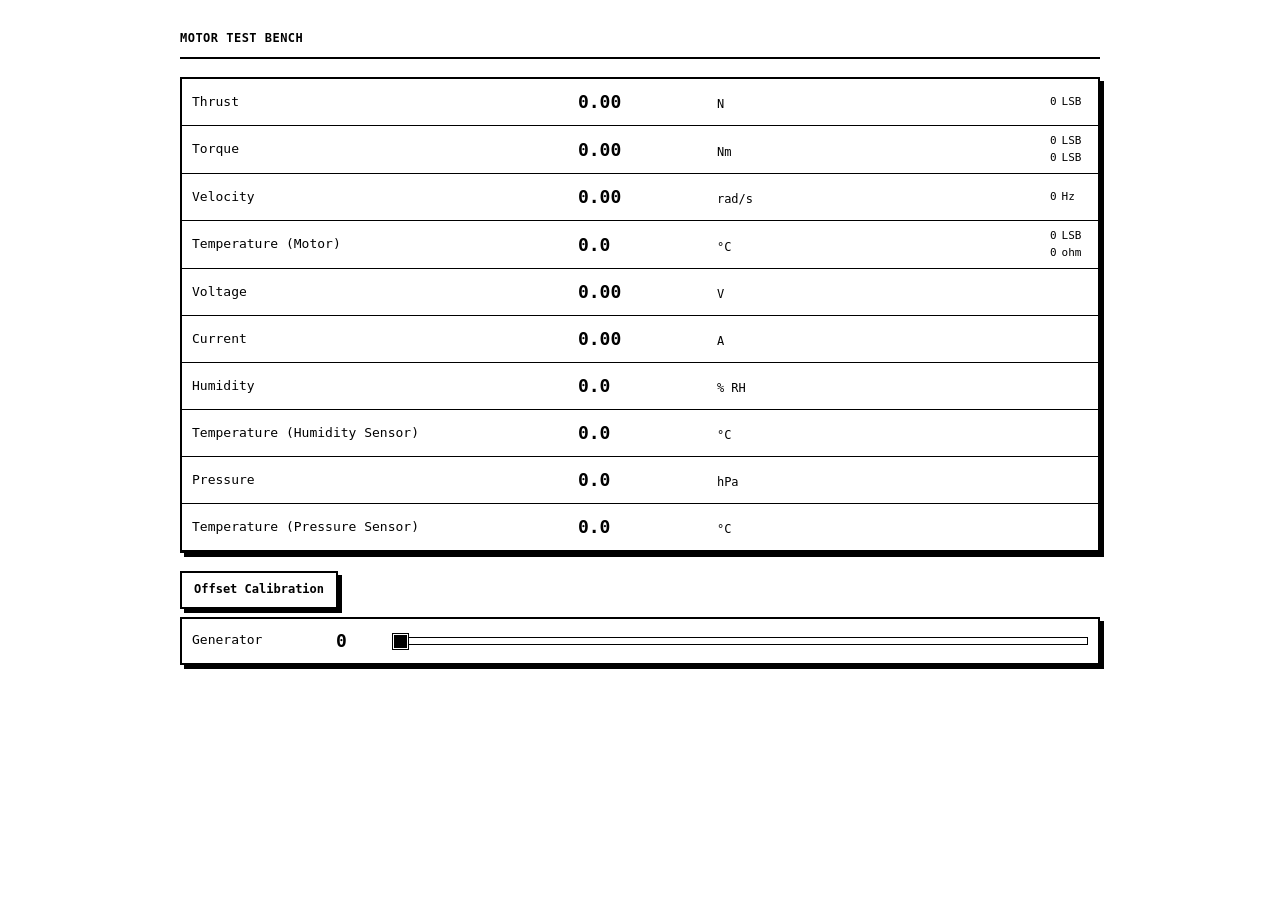
<file: bench/web/index.html>
<!DOCTYPE html>
<html>

<head>
    <title>Motor Test Bench</title>
    <meta charset="utf-8">
    <meta name="viewport" content="width=device-width, initial-scale=1">
    <link rel="icon" href="data:;base64,=">

    <style>
        :root {
            color-scheme: light;
            --paper: #fff;
            --ink: #000;
            --muted: #000;
            --rule: #000;
            --accent: #000;
            --mono: ui-monospace, "DejaVu Sans Mono", "Liberation Mono", Consolas, monospace;
        }

        * {
            box-sizing: border-box;
        }

        body {
            margin: 0;
            background: var(--paper);
            color: var(--ink);
            font-family: var(--mono);
            font-size: 14px;
            line-height: 1.45;
            font-variant-numeric: tabular-nums;
        }

        button,
        input {
            font: inherit;
        }

        .container {
            width: min(100% - 40px, 920px);
            margin: 0 auto;
            padding: 30px 0 36px;
        }

        .container::before {
            content: "MOTOR TEST BENCH";
            display: block;
            padding: 0 0 10px;
            margin-bottom: 18px;
            border-bottom: 2px solid var(--ink);
            font-size: 12px;
            font-weight: 700;
            letter-spacing: .04em;
        }

        .grid {
            display: grid;
            grid-template-columns: 1fr;
            width: 100%;
            border: 2px solid var(--ink);
            box-shadow: 4px 4px 0 var(--ink);
        }

        .card {
            display: grid;
            grid-template-columns: minmax(190px, 1fr) minmax(200px, 240px) minmax(130px, .7fr);
            align-items: center;
            min-height: 47px;
            padding: 7px 10px;
            border-bottom: 1px solid var(--rule);
        }

        .card:nth-child(even) {
            background: #fff;
        }

        .label {
            margin: 0;
            color: var(--muted);
            font-size: 13px;
        }

        .value {
            font-family: var(--mono);
            font-size: 18px;
            font-weight: 700;
            white-space: pre;
            text-align: left;
        }

        .value_raw {
            color: var(--muted);
            font-size: 11px;
        }

        .raw-values {
            display: grid;
            grid-template-columns: minmax(0, 1fr) 4ch;
            gap: 1px 5px;
            align-items: baseline;
        }

        .raw-number {
            text-align: right;
        }

        .raw-unit {
            text-align: left;
        }

        .unit {
            margin: 0 0 0 5px;
            color: var(--muted);
            font-size: 12px;
        }

        .reading {
            display: grid;
            grid-template-columns: 12ch 5ch;
            align-items: baseline;
            gap: 4px;
            font-family: var(--mono);
            font-size: 18px;
        }

        .reading .value {
            width: 12ch;
        }

        .reading .unit {
            text-align: left;
        }

        .buttons {
            display: flex;
            justify-content: flex-start;
            margin-top: 18px;
        }

        button {
            padding: 8px 12px;
            border: 2px solid var(--ink);
            border-radius: 0;
            background: transparent;
            color: var(--ink);
            font-size: 12px;
            font-weight: 700;
            cursor: pointer;
            box-shadow: 4px 4px 0 var(--ink);
        }

        button:hover,
        button:focus-visible {
            background: var(--ink);
            color: var(--paper);
            box-shadow: 6px 6px 0 var(--ink);
        }

        .slider_card {
            display: grid;
            grid-template-columns: minmax(130px, auto) 5ch minmax(100px, 1fr);
            align-items: center;
            gap: 14px;
            margin-top: 8px;
            padding: 9px 10px;
            border: 2px solid var(--ink);
            box-shadow: 4px 4px 0 var(--ink);
        }

        .slider_card .value {
            margin: 0;
        }

        input[type="range"] {
            --fill: 0%;
            -webkit-appearance: none;
            appearance: none;
            width: 100%;
            height: 22px;
            margin: 0;
            background: transparent;
            cursor: pointer;
        }

        input[type="range"]::-webkit-slider-runnable-track {
            height: 8px;
            border: 1px solid #000;
            background: linear-gradient(to right, #000 var(--fill), #fff var(--fill));
        }

        input[type="range"]::-moz-range-track {
            height: 6px;
            border: 1px solid #000;
            background: linear-gradient(to right, #000 var(--fill), #fff var(--fill));
        }

        input[type="range"]::-webkit-slider-thumb {
            -webkit-appearance: none;
            width: 15px;
            height: 15px;
            margin-top: -4px;
            border: 1px solid var(--paper);
            border-radius: 0;
            background: var(--accent);
            box-shadow: 0 0 0 1px var(--accent);
        }

        input[type="range"]::-moz-range-thumb {
            width: 13px;
            height: 13px;
            border: 1px solid var(--paper);
            border-radius: 0;
            background: var(--accent);
            box-shadow: 0 0 0 1px var(--accent);
        }

        input[type="range"]:focus-visible {
            outline: 2px solid var(--accent);
            outline-offset: 4px;
        }

        @media (max-width: 620px) {
            .container {
                width: min(100% - 24px, 920px);
                padding-top: 18px;
            }

            .card {
                grid-template-columns: minmax(105px, 1fr) minmax(145px, 1.15fr);
                gap: 2px 8px;
                padding-inline: 5px;
            }

            .reading {
                grid-template-columns: 12ch 5ch;
                font-size: 16px;
                gap: 1px;
            }

            .reading .value {
                font-size: 16px;
            }

            .value_raw,
            .raw-empty {
                display: none;
            }

            .label {
                font-size: 11px;
            }

            .slider_card {
                grid-template-columns: minmax(90px, auto) 5ch minmax(70px, 1fr);
                gap: 8px;
                padding-inline: 6px;
            }
        }

        @media (max-width: 360px) {
            .card {
                grid-template-columns: 95px minmax(0, 1fr);
            }

            .reading {
                grid-template-columns: 11ch 4ch;
                font-size: 14px;
            }

            .reading .value {
                width: 11ch;
                font-size: 14px;
            }
        }
    </style>

    <script>
        const ws = new WebSocket("ws://" + location.host + "/websocket")
        let currentIsZero = true

        ws.onmessage = (event) => {
            const data = JSON.parse(event.data)

            document.getElementById("thrust").textContent = formatValue(data.thrust, 3, true)
            document.getElementById("thrust_raw").textContent = data.thrust_raw
            document.getElementById("torque").textContent = formatValue(data.torque, 5, true)
            document.getElementById("torque_raw1").textContent = data.torque_raw1
            document.getElementById("torque_raw2").textContent = data.torque_raw2
            document.getElementById("velocity").textContent = formatValue(data.vel, 2)
            document.getElementById("velocity_raw").textContent = Math.max(0, data.vel_raw).toFixed(2)
            document.getElementById("temperature").textContent = formatValue(data.temp, 1)
            document.getElementById("temperature_raw1").textContent = Math.max(0, data.temp_raw1)
            document.getElementById("temperature_raw2").textContent = Math.max(0, data.temp_raw2).toFixed(0)
            document.getElementById("voltage").textContent = formatValue(data.volt, 2)
            document.getElementById("current").textContent = formatCurrent(data.curr)
            document.getElementById("humidity").textContent = formatValue(data.env1_hum, 1)
            document.getElementById("env1_temperature").textContent = formatValue(data.env1_temp, 1)
            document.getElementById("pressure").textContent = formatValue(data.env2_press / 100, 1)
            document.getElementById("env2_temperature").textContent = formatValue(data.env2_temp, 1)

            document.getElementById("slider_value").textContent = (100 * data.gen).toFixed(0) + "%"
            document.getElementById("slider").value = 1000 * data.gen
            updateSliderRail()
        }

        function formatValue(value, decimals, allowNegative = false) {
            if (!allowNegative) value = Math.max(0, value)
            const rounded = Number(Math.abs(value).toFixed(decimals))
            const sign = allowNegative ? (value < 0 && rounded !== 0 ? "-" : "+") : ""
            const [integer, fraction] = rounded.toFixed(decimals).split(".")
            return (sign + integer).padStart(5, " ") + (fraction === undefined ? "" : "." + fraction)
        }

        function formatCurrent(value) {
            if (value < 0) currentIsZero = true
            else if (currentIsZero && value > 0.015) currentIsZero = false
            else if (!currentIsZero && value < 0.005) currentIsZero = true
            return formatValue(currentIsZero ? 0 : value, 2)
        }

        function sendCommand(cmd) {
            if (ws.readyState === WebSocket.OPEN) {
                ws.send(cmd)
            }
        }

        function sendGenerator() {
            const value = document.getElementById("slider").value
            document.getElementById("slider_value").textContent = (0.1 * value).toFixed(0) + "%"
            updateSliderRail()
            sendCommand("generator " + value)
        }

        function updateSliderRail() {
            const slider = document.getElementById("slider")
            const percent = 100 * (slider.value - slider.min) / (slider.max - slider.min)
            slider.style.setProperty("--fill", percent + "%")
        }
    </script>
</head>

<body>
    <div class="container">
        <div class="grid">

            <div class="card">
                <div class="label">Thrust</div>
                <div class="reading">
                    <div class="value" id="thrust">0.00</div>
                    <div class="unit">N</div>
                </div>
                <div class="value_raw raw-values">
                    <span class="raw-number" id="thrust_raw">0</span><span class="raw-unit">LSB</span>
                </div>
            </div>

            <div class="card">
                <div class="label">Torque</div>
                <div class="reading">
                    <div class="value" id="torque">0.00</div>
                    <div class="unit">Nm</div>
                </div>
                <div class="value_raw raw-values">
                    <span class="raw-number" id="torque_raw1">0</span><span class="raw-unit">LSB</span>
                    <span class="raw-number" id="torque_raw2">0</span><span class="raw-unit">LSB</span>
                </div>
            </div>

            <div class="card">
                <div class="label">Velocity</div>
                <div class="reading">
                    <div class="value" id="velocity">0.00</div>
                    <div class="unit">rad/s</div>
                </div>
                <div class="value_raw raw-values">
                    <span class="raw-number" id="velocity_raw">0</span><span class="raw-unit">Hz</span>
                </div>
            </div>

            <div class="card">
                <div class="label">Temperature (Motor)</div>
                <div class="reading">
                    <div class="value" id="temperature">0.0</div>
                    <div class="unit">°C</div>
                </div>
                <div class="value_raw raw-values">
                    <span class="raw-number" id="temperature_raw1">0</span><span class="raw-unit">LSB</span>
                    <span class="raw-number" id="temperature_raw2">0</span><span class="raw-unit">ohm</span>
                </div>
            </div>

            <div class="card">
                <div class="label">Voltage</div>
                <div class="reading">
                    <div class="value" id="voltage">0.00</div>
                    <div class="unit">V</div>
                </div>
                <div class="raw-empty"></div>
            </div>

            <div class="card">
                <div class="label">Current</div>
                <div class="reading">
                    <div class="value" id="current">0.00</div>
                    <div class="unit">A</div>
                </div>
                <div class="raw-empty"></div>
            </div>

            <div class="card">
                <div class="label">Humidity</div>
                <div class="reading">
                    <div class="value" id="humidity">0.0</div>
                    <div class="unit">% RH</div>
                </div>
                <div class="raw-empty"></div>
            </div>

            <div class="card">
                <div class="label">Temperature (Humidity Sensor)</div>
                <div class="reading">
                    <div class="value" id="env1_temperature">0.0</div>
                    <div class="unit">°C</div>
                </div>
                <div class="raw-empty"></div>
            </div>

            <div class="card">
                <div class="label">Pressure</div>
                <div class="reading">
                    <div class="value" id="pressure">0.0</div>
                    <div class="unit">hPa</div>
                </div>
                <div class="raw-empty"></div>
            </div>

            <div class="card">
                <div class="label">Temperature (Pressure Sensor)</div>
                <div class="reading">
                    <div class="value" id="env2_temperature">0.0</div>
                    <div class="unit">°C</div>
                </div>
                <div class="raw-empty"></div>
            </div>

        </div>

        <div class="buttons">
            <button onclick="sendCommand('offset')">Offset Calibration</button>
        </div>

        <div class="slider_card">
            <div class="label">Generator</div>
            <div class="value" id="slider_value">0</div>
            <input oninput="sendGenerator()" type="range" id="slider" value="0" min="0" max="1000" step="1">
        </div>
    </div>
</body>

</html>
</file>
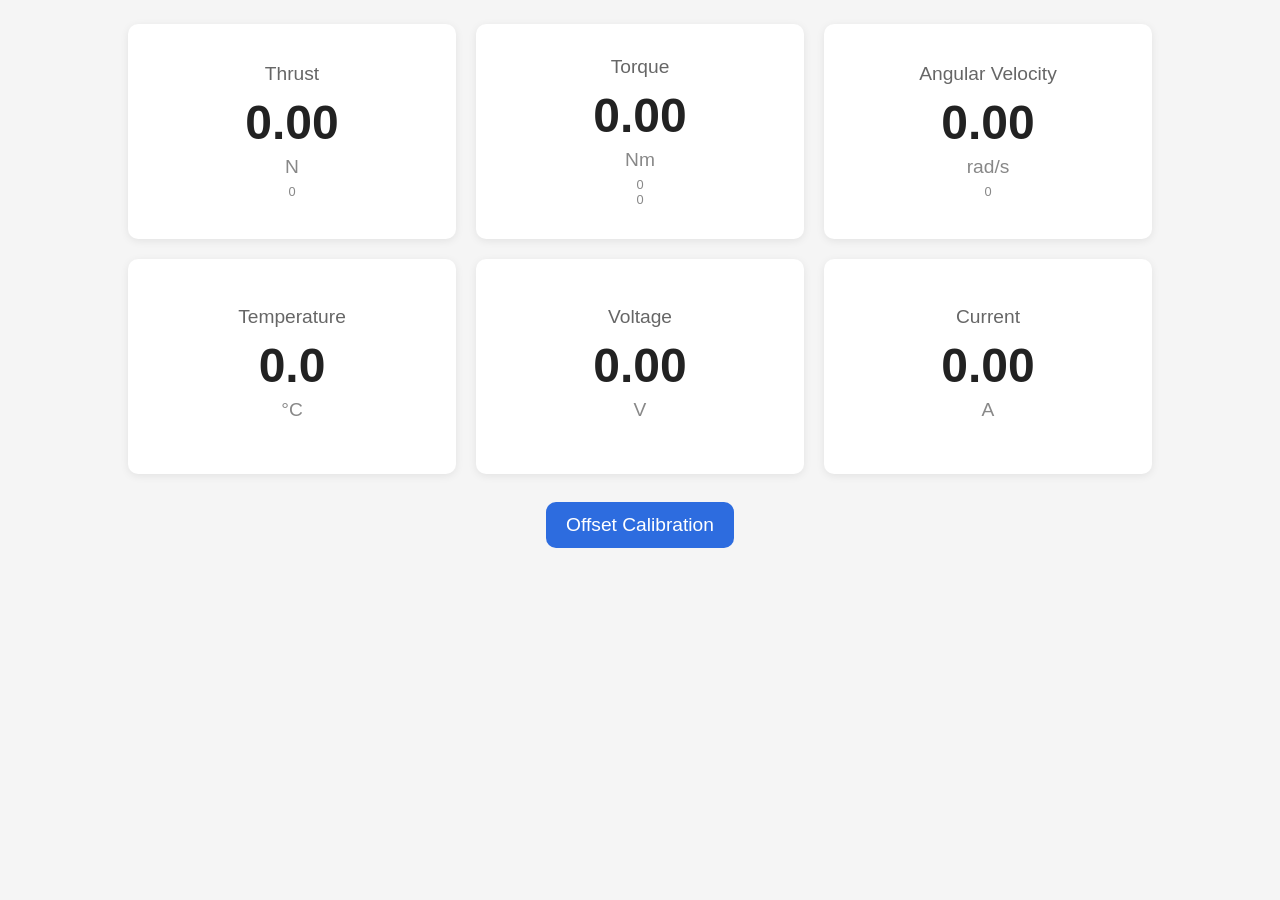
<file: firmware/web/index.html>
<!DOCTYPE html>
<html>

<head>
    <meta charset="utf-8">
    <meta name="viewport" content="width=device-width, initial-scale=1">
    <link rel="icon" href="data:;base64,=">

    <link rel="stylesheet" href="style.css" type="text/css">
    <script src="script.js" type="text/javascript"></script>

    <title>Dashboard</title>
</head>

<body>
    <div class="container">
        <div class="grid">

            <div class="card">
                <div class="label">Thrust</div>
                <div class="value" id="thrust">0.00</div>
                <div class="unit">N</div>
                <div class="value_raw" id="thrust_load">0</div>
            </div>

            <div class="card">
                <div class="label">Torque</div>
                <div class="value" id="torque">0.00</div>
                <div class="unit">Nm</div>
                <div class="value_raw" id="torque_load1">0</div>
                <div class="value_raw" id="torque_load2">0</div>
            </div>

            <div class="card">
                <div class="label">Angular Velocity</div>
                <div class="value" id="velocity">0.00</div>
                <div class="unit">rad/s</div>
                <div class="value_raw" id="velocity_frequency">0</div>
            </div>

            <div class="card">
                <div class="label">Temperature</div>
                <div class="value" id="temperature">0.0</div>
                <div class="unit">°C</div>
            </div>

            <div class="card">
                <div class="label">Voltage</div>
                <div class="value" id="voltage">0.00</div>
                <div class="unit">V</div>
            </div>

            <div class="card">
                <div class="label">Current</div>
                <div class="value" id="current">0.00</div>
                <div class="unit">A</div>
            </div>

        </div>

        <div class="buttons">
            <button onclick="sendCommand('offset')">Offset Calibration</button>
        </div>
    </div>
</body>

</html>
</file>
<file: firmware/web/style.css>
body {
    margin: 0;
    font-family: Arial, sans-serif;
    background: #f5f5f5;
    color: #222;
}

.container {
    width: 80vw;
    max-width: 1400px;
    margin: auto;
    padding: 24px;
}

h1 {
    text-align: center;
    margin-bottom: 24px;
    font-weight: 500;
}

.grid {
    display: grid;
    grid-template-columns: repeat(3, 1fr);
    gap: 20px;
    width: 100%;
}

.card {
    background: white;
    border-radius: 10px;
    box-shadow: 0 2px 8px rgba(0, 0, 0, .08);
    display: flex;
    flex-direction: column;
    justify-content: center;
    align-items: center;
    aspect-ratio: 1.61803398875/1;
    padding: 16px;
}

.label {
    font-size: 1.5vw;
    color: #666;
    margin-bottom: 10px;
}

.value {
    font-size: clamp(2rem, 4vw, 3rem);
    font-weight: 600;
}

.value_raw {
    font-size: 1vw;
    color: #888;
}

.unit {
    font-size: 1.5vw;
    margin-top: 6px;
    margin-bottom: 6px;
    color: #888;
}

.buttons {
    margin-top: 28px;
    display: flex;
    justify-content: center;
    gap: 12px;
    flex-wrap: wrap;
}

button {
    padding: 12px 20px;
    font-size: 1.5vw;
    border: none;
    border-radius: 10px;
    background: #2d6cdf;
    color: white;
    cursor: pointer;
}

button:hover {
    background: #245bc0;
}

@media (max-width:900px) {
    .grid {
        grid-template-columns: repeat(2, 1fr);
    }
}

@media (max-width:600px) {
    .container {
        width: 95vw;
    }

    .grid {
        grid-template-columns: 1fr;
    }
}
</file>
